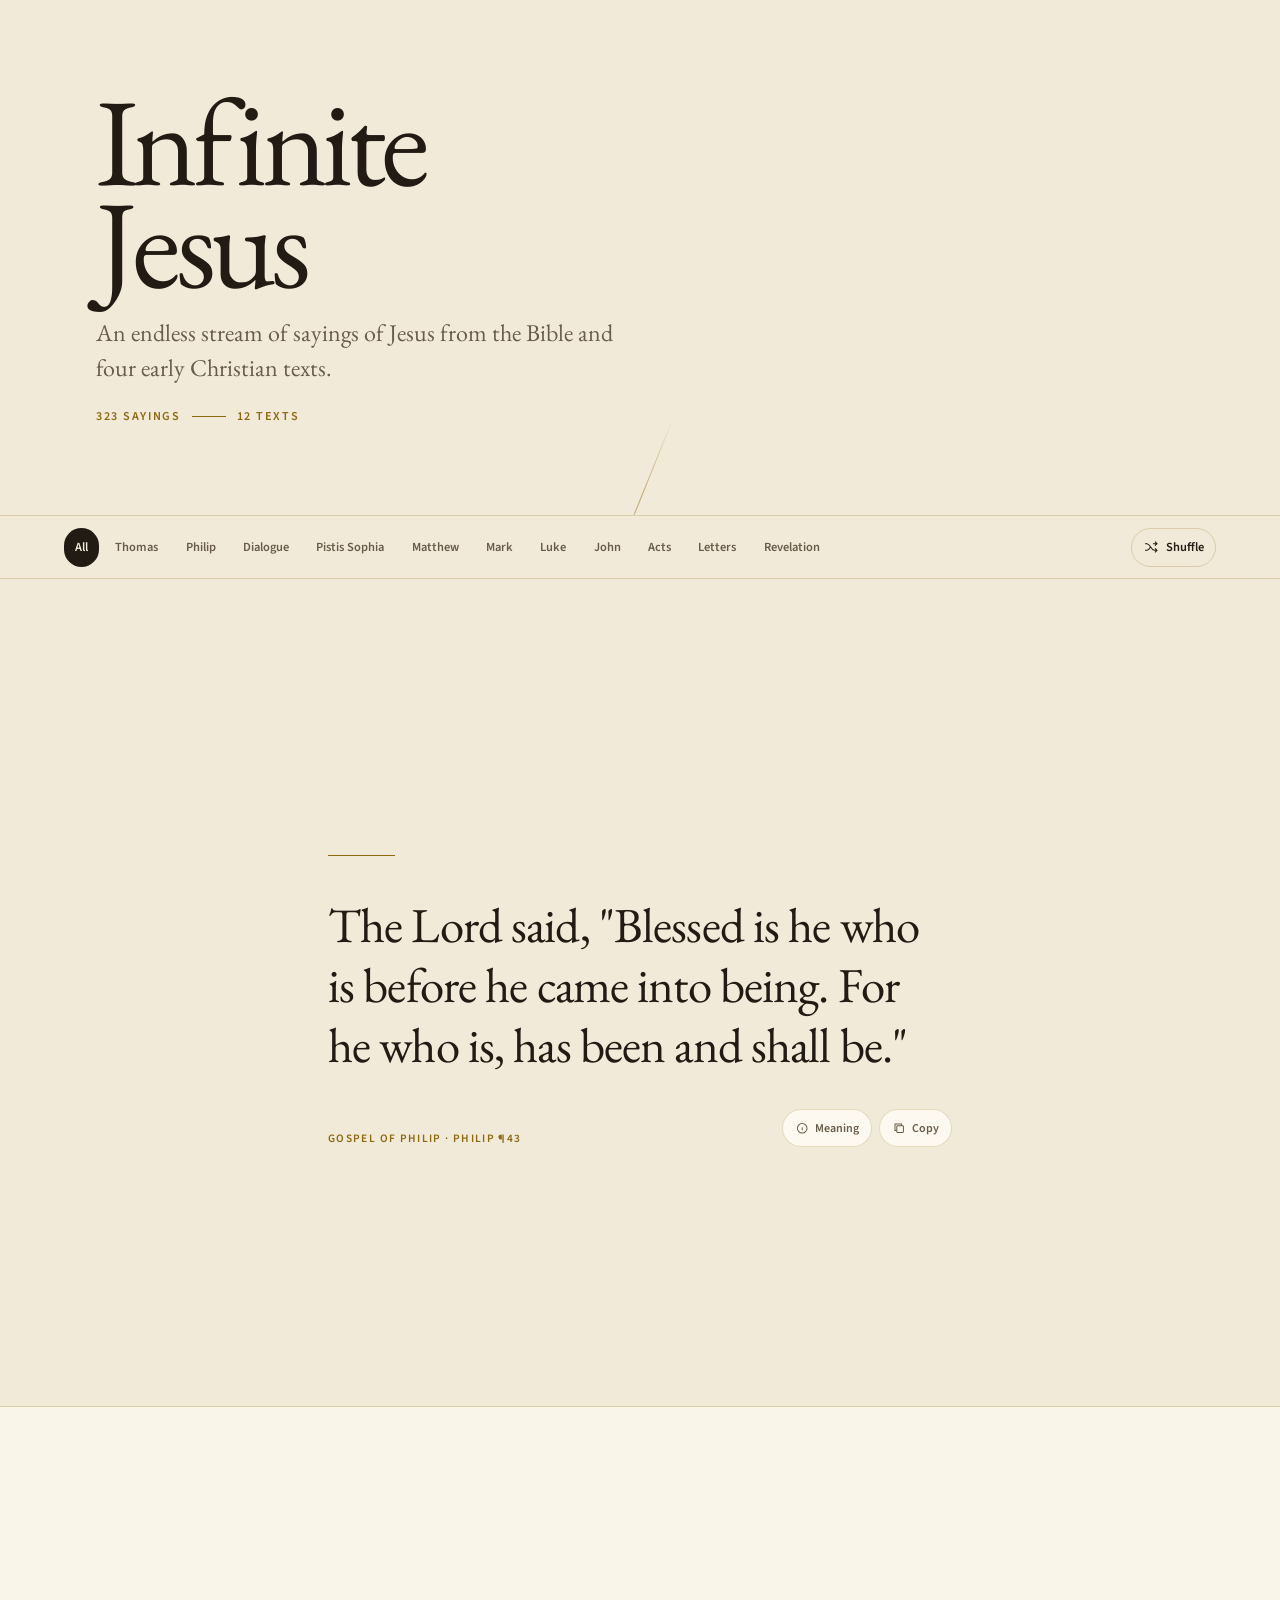
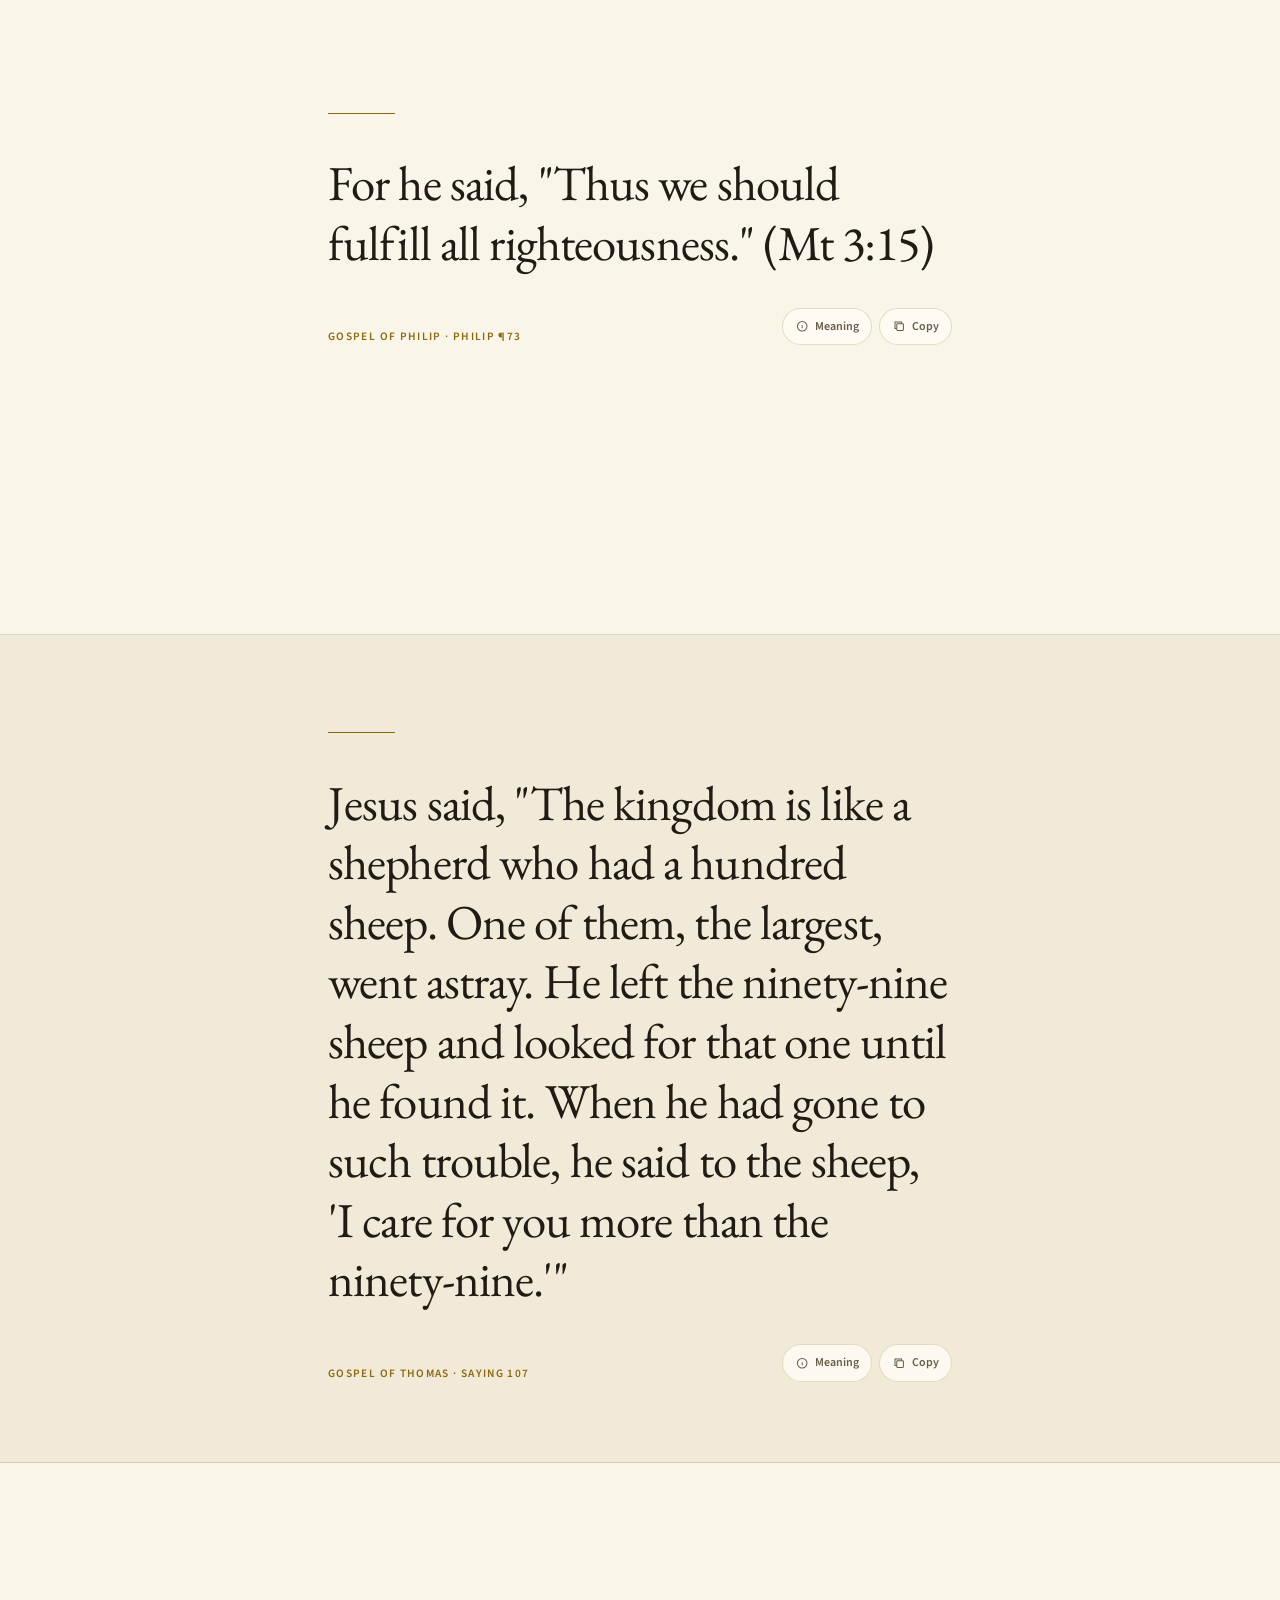
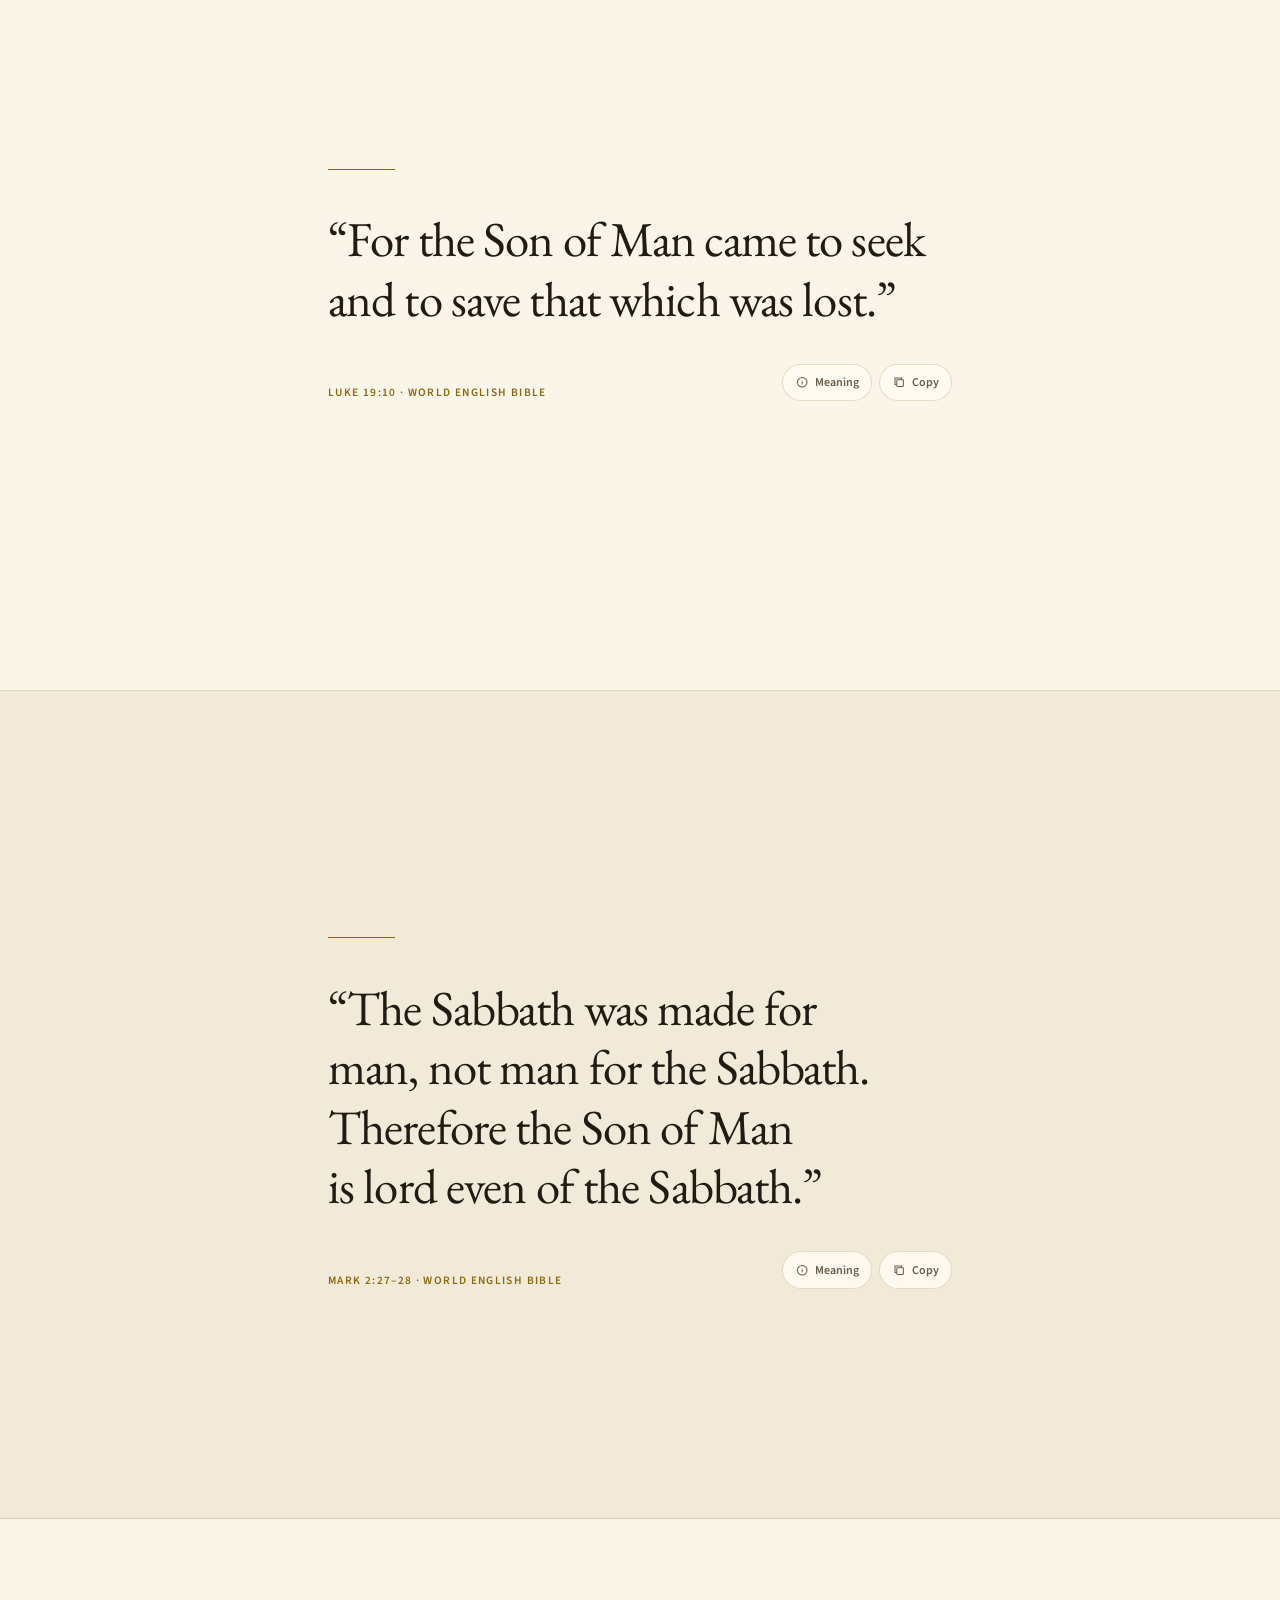
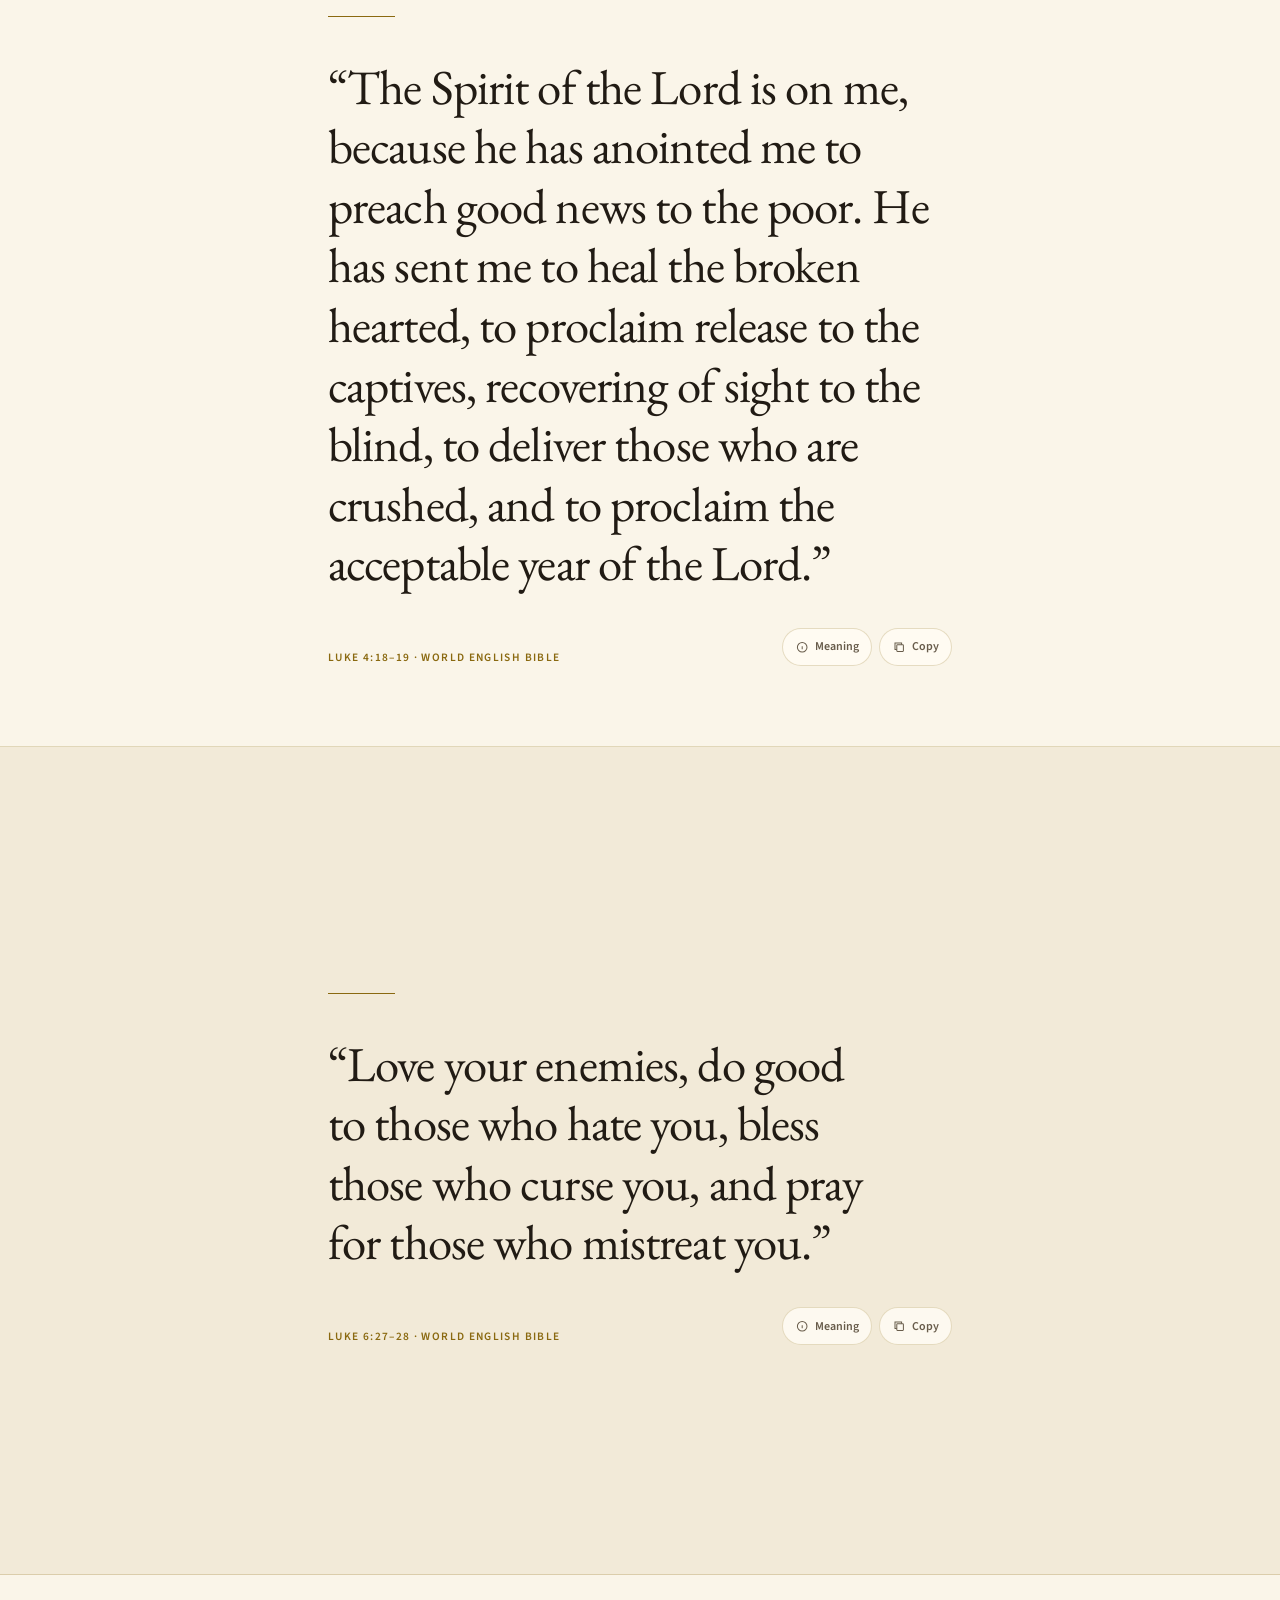
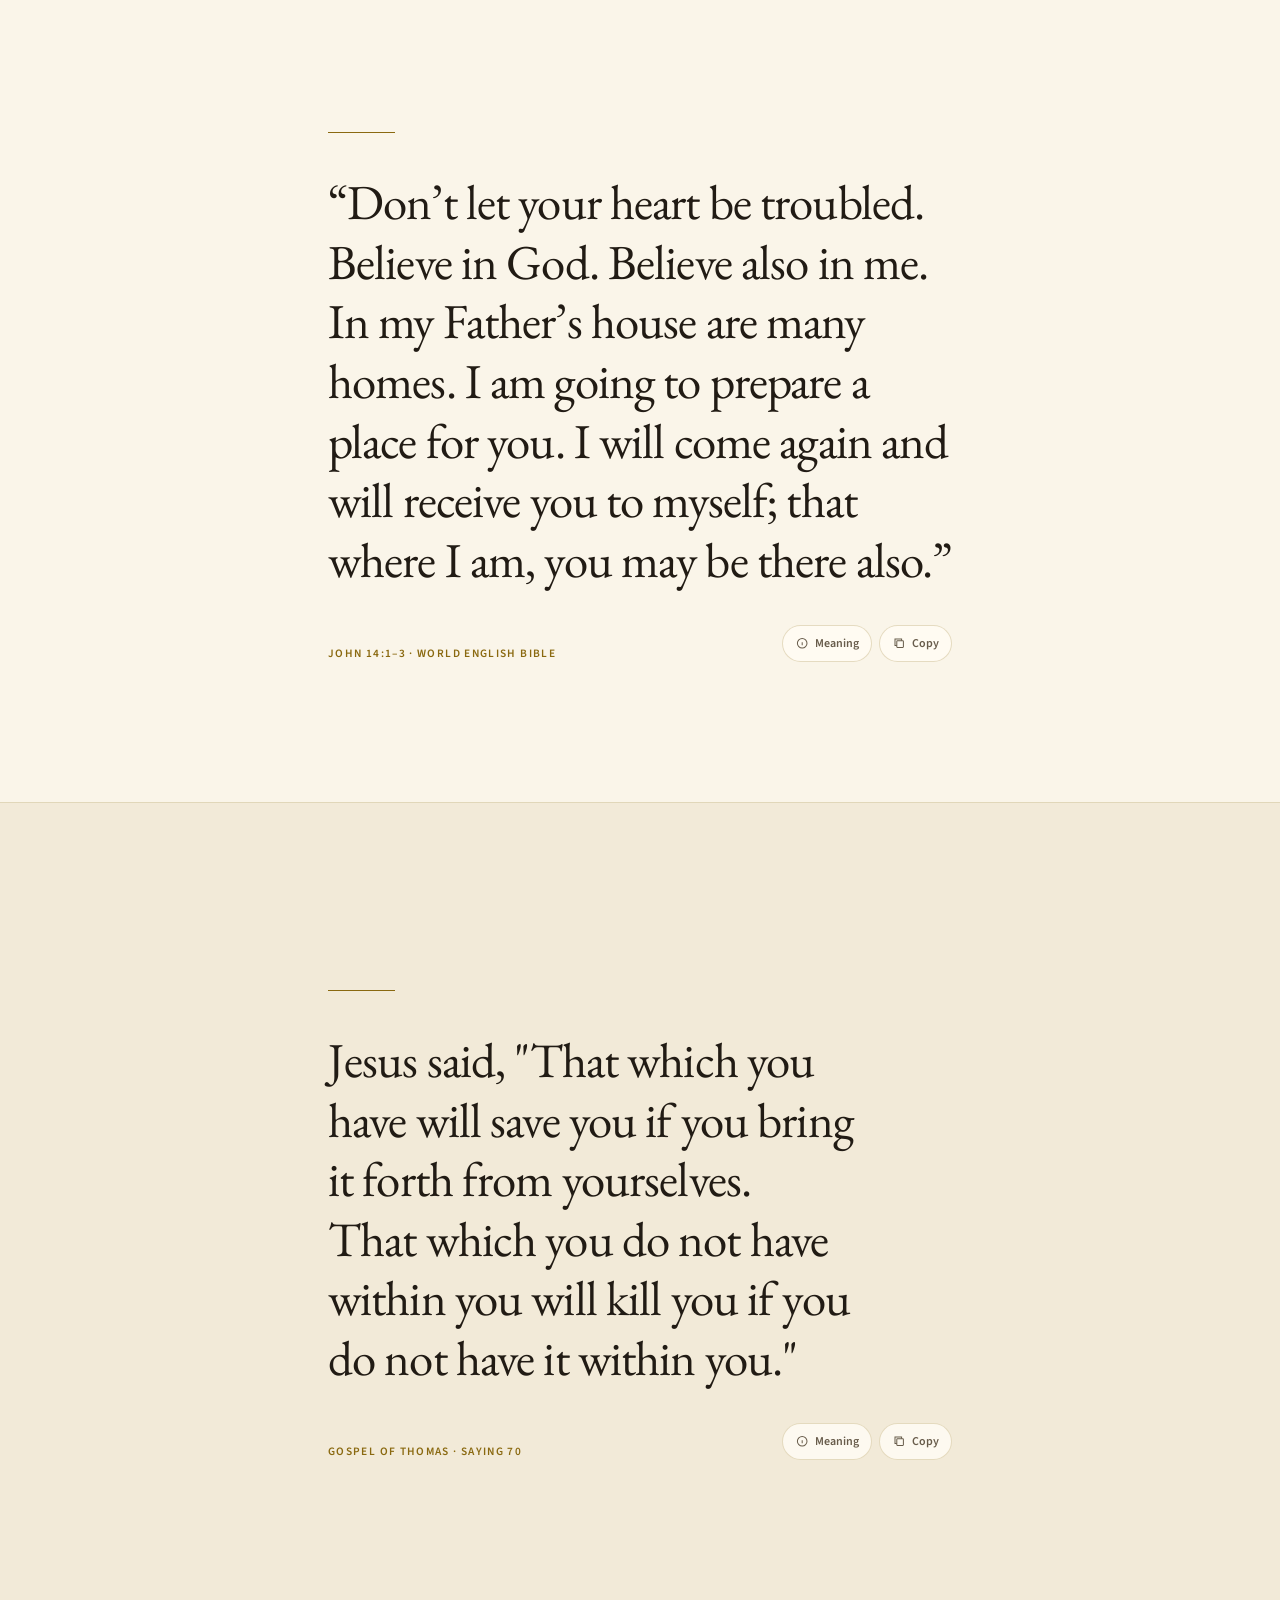
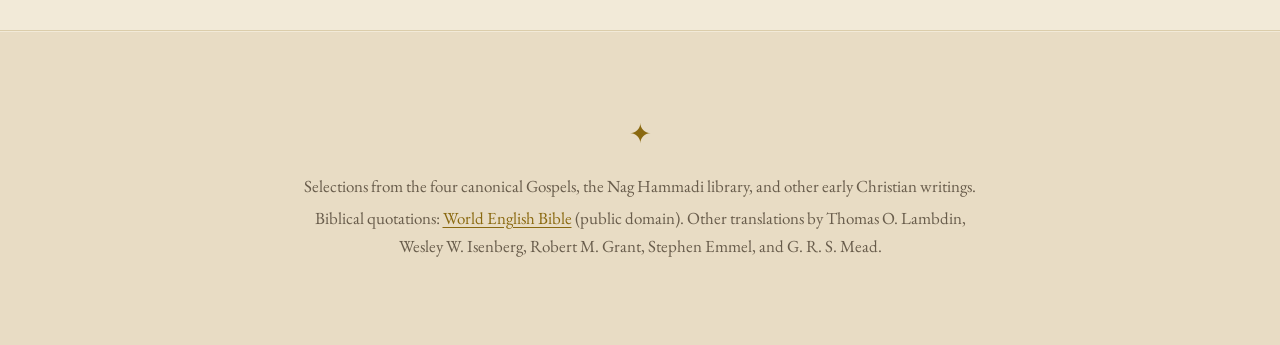
<file: infinite-jesus/index.html>
<!doctype html>
<html lang="en">
<head>
  <meta charset="utf-8">
  <meta name="viewport" content="width=device-width, initial-scale=1, viewport-fit=cover">
  <meta name="color-scheme" content="light dark">
  <meta name="theme-color" content="#0d0b08">
  <link rel="icon" href="data:,">
  <link rel="preconnect" href="https://fonts.googleapis.com">
  <link rel="preconnect" href="https://fonts.gstatic.com" crossorigin>
  <link href="https://fonts.googleapis.com/css2?family=EB+Garamond:ital,wght@0,400;0,500;1,400&family=Source+Sans+3:wght@400;500;600&display=swap" rel="stylesheet">
  <title>Infinite Jesus — Sayings of Jesus</title>
  <style>
    :root {
      color-scheme: light dark;
      --bg:#f2ead8;
      --bg-deep:#e8dcc4;
      --ink:#211b14;
      --muted:#685c4b;
      --gold:#8a6910;
      --gold-soft:rgba(138,105,16,.22);
      --surface:rgba(255,252,244,.62);
      --control:rgba(255,252,244,.86);
      --shadow:rgba(72,53,20,.12);
    }
    @media (prefers-color-scheme:dark) {
      :root {
        --bg:#0d0b08;
        --bg-deep:#080705;
        --ink:#f2ead8;
        --muted:#b9ab93;
        --gold:#d4af37;
        --gold-soft:rgba(212,175,55,.28);
        --surface:rgba(22,18,13,.68);
        --control:rgba(25,21,15,.92);
        --shadow:rgba(0,0,0,.3);
      }
    }
    *{box-sizing:border-box}
    html{scroll-behavior:smooth;scroll-snap-type:y proximity;background:var(--bg-deep)}
    body{margin:0;background:var(--bg);color:var(--ink);font-family:"Source Sans 3",ui-sans-serif,sans-serif;min-height:100vh;overflow-x:hidden}
    button{font:inherit;color:inherit}
    .hero{position:relative;min-height:42svh;display:grid;align-content:center;padding:clamp(3.5rem,10vh,7rem) max(1.25rem,calc((100vw - 68rem)/2));border-bottom:1px solid var(--gold-soft);overflow:hidden}
    .hero::after{content:"";position:absolute;left:50%;bottom:-4.5rem;width:1px;height:11rem;background:linear-gradient(to bottom,transparent,var(--gold),transparent);transform:rotate(22deg);opacity:.55}
    .hero-inner{width:min(100%,46rem)}
    h1{font-family:"EB Garamond",Georgia,serif;font-weight:400;font-size:clamp(3.7rem,10vw,7.8rem);line-height:.82;letter-spacing:-.045em;margin:0 0 1.35rem}
    .subtitle{font-family:"EB Garamond",Georgia,serif;font-size:clamp(1.18rem,2.4vw,1.5rem);line-height:1.45;margin:0;max-width:33rem;color:var(--muted)}
    .stats{display:flex;align-items:center;gap:.7rem;margin:1.4rem 0 0;color:var(--gold);font-size:.76rem;font-weight:600;letter-spacing:.14em;text-transform:uppercase}
    .stats span{width:2.1rem;height:1px;background:currentColor}
    .toolbar-wrap{position:sticky;top:0;z-index:20;padding:.72rem max(.75rem,calc((100vw - 72rem)/2));background:color-mix(in srgb,var(--bg) 88%,transparent);backdrop-filter:blur(14px);border-bottom:1px solid var(--gold-soft)}
    .toolbar{display:flex;align-items:center;justify-content:space-between;gap:.8rem}
    .filters{display:flex;gap:.35rem;flex-wrap:wrap;align-items:center}
    .filter,.shuffle{appearance:none;border:0;background:transparent;cursor:pointer;min-height:2.45rem;padding:.5rem .68rem;border-radius:999px;font-size:.78rem;font-weight:600;color:var(--muted);transition:color .2s,background .2s}
    .filter:hover,.filter:focus-visible,.shuffle:hover,.shuffle:focus-visible{color:var(--ink);background:var(--gold-soft);outline:none}
    .filter[aria-pressed="true"]{background:var(--ink);color:var(--bg)}
    .shuffle{flex:none;border:1px solid var(--gold-soft);display:inline-flex;align-items:center;gap:.45rem;color:var(--ink)}
    .shuffle svg{width:1rem;height:1rem;fill:none;stroke:currentColor;stroke-width:1.6}
    #stream{counter-reset:sayings}
    .saying{counter-increment:sayings;position:relative;min-height:92svh;display:grid;place-items:center;padding:6rem 1.4rem 5rem;scroll-snap-align:start;border-bottom:1px solid var(--gold-soft);isolation:isolate}
    .saying:nth-child(even){background:var(--surface)}
    .saying-inner{width:min(100%,39rem);position:relative;padding-top:2.6rem}
    .saying-inner::before{content:"";position:absolute;top:0;left:0;width:4.2rem;height:1px;background:var(--gold)}
    blockquote{font-family:"EB Garamond",Georgia,serif;font-size:clamp(1.8rem,4.5vw,3.05rem);line-height:1.22;letter-spacing:-.018em;margin:0;text-wrap:balance}
    .citation-row{display:flex;align-items:flex-end;justify-content:space-between;gap:1rem;margin-top:2.15rem}
    cite{font-style:normal;color:var(--gold);font-size:.71rem;font-weight:600;letter-spacing:.12em;text-transform:uppercase;line-height:1.5}
    .card-actions{display:flex;gap:.45rem;flex:none}
    .copy,.meaning-toggle{appearance:none;border:1px solid var(--gold-soft);background:var(--control);border-radius:999px;min-height:2.35rem;padding:.45rem .72rem;display:inline-flex;align-items:center;gap:.4rem;cursor:pointer;font-size:.75rem;font-weight:600;color:var(--muted);transition:border-color .2s,color .2s,background .2s}
    .copy:hover,.copy:focus-visible,.meaning-toggle:hover,.meaning-toggle:focus-visible{border-color:var(--gold);color:var(--ink);outline:none}
    .meaning-toggle[aria-expanded="true"]{border-color:var(--gold);background:var(--gold-soft);color:var(--ink)}
    .copy svg,.meaning-toggle svg{width:.9rem;height:.9rem;fill:none;stroke:currentColor;stroke-width:1.7}
    .meaning{margin-top:1.25rem;padding:1.1rem 0 0;border-top:1px solid var(--gold-soft)}
    .meaning[hidden]{display:none}
    .meaning-label{margin:0 0 .35rem;color:var(--gold);font-size:.68rem;font-weight:600;letter-spacing:.12em;text-transform:uppercase}
    .meaning-text{margin:0;color:var(--muted);font-family:"EB Garamond",Georgia,serif;font-size:1.13rem;line-height:1.55}
    .saying.is-visible .saying-inner{animation:reveal .8s cubic-bezier(.22,.72,.2,1) both}
    @keyframes reveal{from{opacity:0;transform:translateY(18px)}to{opacity:1;transform:none}}
    .sentinel{height:1px}
    footer{padding:5rem 1.4rem calc(5rem + env(safe-area-inset-bottom));text-align:center;background:var(--bg-deep);color:var(--muted);font-family:"EB Garamond",Georgia,serif;font-size:1.06rem;line-height:1.65}
    footer p{max-width:42rem;margin:.25rem auto} footer a{color:var(--gold);text-underline-offset:.18em}
    footer .mark{display:block;color:var(--gold);font-size:1.7rem;margin-bottom:1rem}
    .status{position:fixed;left:50%;bottom:calc(1rem + env(safe-area-inset-bottom));z-index:50;transform:translateX(-50%) translateY(1rem);opacity:0;pointer-events:none;background:var(--ink);color:var(--bg);padding:.6rem .9rem;border-radius:999px;font-size:.8rem;box-shadow:0 8px 28px var(--shadow);transition:.2s}
    .status.show{opacity:1;transform:translateX(-50%) translateY(0)}
    @media(max-width:760px){
      .hero{min-height:36svh;padding-top:4.5rem;padding-bottom:3.5rem}
      .toolbar-wrap{padding:.58rem .65rem}
      .toolbar{align-items:flex-start}
      .filters{display:grid;grid-template-columns:repeat(4,max-content);gap:.12rem .2rem}
      .filter{min-height:2.15rem;padding:.35rem .52rem;font-size:.72rem}
      .filter .long{display:none}
      .shuffle{width:2.3rem;height:2.3rem;justify-content:center;padding:0}
      .shuffle span{position:absolute;width:1px;height:1px;overflow:hidden;clip:rect(0,0,0,0)}
      .saying{min-height:88svh;padding:5rem 1.25rem 4rem}
      .citation-row{align-items:flex-start;flex-direction:column}
      cite{max-width:none}
      .card-actions{width:100%}
      .copy,.meaning-toggle{flex:1;justify-content:center}
    }
    @media(prefers-reduced-motion:reduce){html{scroll-behavior:auto}.saying.is-visible .saying-inner{animation:none}.filter,.shuffle,.copy,.meaning-toggle,.status{transition:none}}
  </style>
</head>
<body>
  <header class="hero">
    <div class="hero-inner">
      <h1>Infinite<br>Jesus</h1>
      <p class="subtitle">An endless stream of sayings of Jesus from the Bible and four early Christian texts.</p>
      <p class="stats">323 sayings <span aria-hidden="true"></span> 12 texts</p>
    </div>
  </header>

  <div class="toolbar-wrap">
    <nav class="toolbar" aria-label="Filter sayings">
      <div class="filters" role="group" aria-label="Sources">
        <button class="filter" data-source="all" aria-pressed="true">All</button>
        <button class="filter" data-source="thomas" aria-pressed="false">Thomas</button>
        <button class="filter" data-source="philip" aria-pressed="false">Philip</button>
        <button class="filter" data-source="dialogue" aria-pressed="false">Dialogue</button>
        <button class="filter" data-source="pistis" aria-pressed="false"><span class="long">Pistis </span>Sophia</button>
        <button class="filter" data-source="matthew" aria-pressed="false">Matthew</button>
        <button class="filter" data-source="mark" aria-pressed="false">Mark</button>
        <button class="filter" data-source="luke" aria-pressed="false">Luke</button>
        <button class="filter" data-source="john" aria-pressed="false">John</button>
        <button class="filter" data-source="acts" aria-pressed="false">Acts</button>
        <button class="filter" data-source="letters" aria-pressed="false">Letters</button>
        <button class="filter" data-source="revelation" aria-pressed="false">Revelation</button>
      </div>
      <button class="shuffle" id="shuffle" aria-label="Show a fresh random saying" title="Shuffle">
        <svg viewBox="0 0 24 24" aria-hidden="true"><path d="M3 7h3c5 0 6 10 11 10h4M18 14l3 3-3 3M3 17h3c2.3 0 3.7-2.2 5-4.5M15 7h6M18 4l3 3-3 3"/></svg><span>Shuffle</span>
      </button>
    </nav>
  </div>

  <main id="stream" aria-live="polite"></main>
  <div class="sentinel" id="sentinel" aria-hidden="true"></div>
  <footer>
    <span class="mark" aria-hidden="true">✦</span>
    <p>Selections from the four canonical Gospels, the Nag Hammadi library, and other early Christian writings.</p>
    <p>Biblical quotations: <a href="http://ebible.org/details.php?id=eng-web" target="_blank" rel="noopener">World English Bible</a> (public domain). Other translations by Thomas O. Lambdin, Wesley W. Isenberg, Robert M. Grant, Stephen Emmel, and G. R. S. Mead.</p>
  </footer>
  <div class="status" id="status" role="status" aria-live="polite"></div>

  <script src="sayings.js"></script>
<script>
        const stream=document.getElementById('stream');
    const sentinel=document.getElementById('sentinel');
    const statusEl=document.getElementById('status');
    const sourceLabels={thomas:'Gospel of Thomas',philip:'Gospel of Philip',dialogue:'Dialogue of the Saviour',pistis:'Pistis Sophia',matthew:'Gospel of Matthew',mark:'Gospel of Mark',luke:'Gospel of Luke',john:'Gospel of John',acts:'Acts of the Apostles',letters:'New Testament Letters',revelation:'Revelation'};
    const THOMAS_MEANINGS={
      1:"Understanding these teachings is presented as a path beyond spiritual death.",
      2:"A sincere search for truth may unsettle us before it opens into wonder and freedom.",
      3:"The kingdom is not a distant place; it is discovered through self-knowledge and awakened perception.",
      4:"Wisdom can come from the most unexpected source, and the usual rankings of age and status are overturned.",
      5:"Attend honestly to what is before you; clear seeing brings hidden truth into the open.",
      6:"Integrity matters more than religious performance: do not lie, and do not act against your conscience.",
      7:"The lion can symbolize our fierce, instinctive nature: transformed and integrated, it serves us; unchecked, it rules us.",
      8:"Wisdom recognizes what is truly valuable and lets lesser distractions go.",
      9:"The same teaching bears different fruit depending on the readiness and depth of the person receiving it.",
      10:"Jesus describes his message as a fire of transformation that has begun but is not yet complete.",
      11:"Everything temporary passes; the saying asks how divided human life can return to its original unity and light.",
      12:"The community is directed toward James the Righteous as a trustworthy guide after Jesus' departure.",
      13:"Jesus cannot be captured by ordinary labels; direct encounter surpasses secondhand descriptions.",
      14:"Rituals become harmful when treated as ends in themselves; hospitality, healing, and truthful speech reveal the heart.",
      15:"The saying points beyond ordinary human origins toward the divine source of life.",
      16:"Truth does not always preserve social peace; commitment to it can expose divisions, even within families.",
      17:"Divine reality exceeds the limits of the senses and ordinary imagination.",
      18:"To understand the end, return to the beginning—the source in which life's meaning is already held.",
      19:"The saying praises an eternal identity that precedes ordinary life and promises life through deep acquaintance with divine realities.",
      20:"The kingdom begins almost invisibly but can grow into something spacious and life-giving.",
      21:"Live without clinging to what cannot truly be possessed, and remain alert for the moment that calls for wise action.",
      22:"Entering the kingdom means healing inner divisions and becoming whole beyond familiar oppositions.",
      23:"Those who awaken are rare, but their separateness is overcome in a deeper unity.",
      24:"The place of Jesus is found as an inner light that becomes visible through the life of an awakened person.",
      25:"Love and protect another person with the same care you give your own life and sight.",
      26:"Self-examination must come before correcting someone else.",
      27:"To fast from the world is to loosen its grip on you; true Sabbath is a transformed way of seeing.",
      28:"People are spiritually intoxicated and unaware of their need; awakening begins when that stupor wears off.",
      29:"Spirit dwelling in fragile material existence is the astonishing wealth hidden within human poverty.",
      30:"Divine presence is not confined to crowds or institutions; it can be encountered in the smallest gathering or in solitude.",
      31:"Familiarity can keep people from recognizing wisdom or receiving healing from someone they think they already know.",
      32:"A life firmly established in truth is both secure and impossible to conceal.",
      33:"Insight is meant to be made visible and shared, not kept hidden.",
      34:"A guide without genuine insight only leads others into the same confusion.",
      35:"Before a powerful inner force can be overcome, it must first be recognized and restrained.",
      36:"Release anxious preoccupation with outward needs and appearances.",
      37:"Childlike freedom from shame, status, and social coverings makes a fearless vision of the divine possible.",
      38:"Value living wisdom while it is present; a time may come when the opportunity has passed.",
      39:"Religious authorities can obstruct direct knowledge; disciples should combine discernment with innocence.",
      40:"Whatever is not rooted in the divine source cannot endure.",
      41:"Spiritual receptivity grows through use, while neglected awareness diminishes.",
      42:"Move through the world without clinging to it as a permanent home.",
      43:"A teacher is known by the fruit of the teaching, yet people often split the source from what it produces.",
      44:"Rejecting the Spirit means refusing the very presence through which recognition and forgiveness become possible.",
      45:"Words and actions reveal what the heart has been storing; good fruit requires an inwardly good source.",
      46:"Even great religious stature is surpassed by the childlike openness needed to know the kingdom.",
      47:"A divided loyalty cannot hold, and genuinely new life cannot simply be forced into old forms.",
      48:"When division is reconciled and people become one, even what seems immovable can change.",
      49:"The 'solitary' are those restored to inner unity and conscious of their origin in the kingdom.",
      50:"Human beings come from divine light; their signs are living movement joined with inward rest.",
      51:"The renewed world is already present, but ordinary perception fails to recognize it.",
      52:"Do not let reverence for past authorities prevent recognition of living truth before you.",
      53:"External marks do not create holiness; the transformation that matters is inward and spiritual.",
      54:"Those who possess little may be especially open to receiving the kingdom.",
      55:"Discipleship asks for a loyalty deeper than family attachment and a willingness to bear its cost.",
      56:"To see the world's impermanence clearly is to stop treating it as the source of life.",
      57:"Good and harmful growth are entangled for a time; final discernment must wait until their fruit is clear.",
      58:"Enduring a difficult search can lead to genuine life rather than easy certainty.",
      59:"Seek the living reality while you are alive, before the capacity to encounter it is lost.",
      60:"Do not become spiritually lifeless through consumption and attachment; seek the rest that preserves life.",
      61:"Outward closeness does not guarantee the same inner destiny; wholeness depends on overcoming division.",
      62:"Sacred insight is given where it can be received, and true goodness is practiced without display.",
      63:"The rich man's careful plans cannot protect him from death; possession without awareness is empty.",
      64:"Ordinary obligations and possessions can become excuses that keep people from accepting the invitation to the kingdom.",
      65:"The violent tenants portray people who seize what was entrusted to them and reject every call to accountability.",
      66:"What people dismiss as useless may become the essential foundation.",
      67:"Knowing everything except oneself leaves the most important knowledge missing.",
      68:"Rejection for the sake of truth can reveal a dignity and belonging the world cannot give.",
      69:"Blessing belongs to those who suffer inwardly for truth and who hunger deeply enough to be filled.",
      70:"What is latent within you must be brought forth; unexpressed truth becomes destructive rather than saving.",
      71:"This cryptic promise points to the collapse of an old dwelling or identity and the emergence of another.",
      72:"Jesus refuses to reduce his role to settling possessions and family claims.",
      73:"The world is ready for awakening, but too few people are willing to do the work.",
      74:"Many gather around the source of life without actually entering or drawing from it.",
      75:"Many approach the threshold, but only those who become inwardly whole enter the place of union.",
      76:"Once the highest value is recognized, wisdom gives up every lesser possession to receive it.",
      77:"Divine light pervades everything; the sacred can be encountered even in ordinary matter.",
      78:"Do not seek truth in spectacle, luxury, or status; prophetic wisdom rarely wears those clothes.",
      79:"Physical kinship is not the highest blessing; hearing and living the divine word is deeper.",
      80:"Recognizing the body's limits exposes the world's limits and loosens its claim on us.",
      81:"Use influence responsibly, but anyone held by power or wealth must learn to renounce it.",
      82:"Nearness to Jesus is nearness to transforming fire; distance from him is distance from the kingdom.",
      83:"Visible forms hint at divine light, but the light itself is hidden behind the images.",
      84:"Our earthly likeness is easy to see; encountering our timeless image is overwhelming because it precedes us.",
      85:"Even Adam's greatness did not guarantee immortality; origin and status alone are not enough.",
      86:"Animals have secure places, while the human seeker remains unsettled and without a permanent worldly home.",
      87:"A soul dependent on a body—and a body dependent on another body—remains trapped in a fragile chain of dependence.",
      88:"Messengers offer what is already potentially yours, while also asking for the response only you can give.",
      89:"Outward cleanliness is incomplete without inward transformation; both come from the same creator.",
      90:"Jesus offers a form of discipleship that is restful rather than oppressive.",
      91:"People read signs in nature yet fail to recognize the spiritual reality directly before them.",
      92:"Keep asking, but understand that the deepest answers require readiness as well as curiosity.",
      93:"Sacred insight should be offered with discernment, not where it will be mocked or destroyed.",
      94:"Persistent seeking and asking open what initially seems closed.",
      95:"Give freely rather than turning generosity into another form of profit.",
      96:"The kingdom works quietly from within until its influence has transformed the whole.",
      97:"What we assume we possess can drain away unnoticed; awareness may come only after the vessel is empty.",
      98:"Inner freedom requires preparation, resolve, and confronting the force that keeps us captive.",
      99:"Spiritual kinship is created by doing the Father's will, not merely by blood relation.",
      100:"Give worldly powers what bears their mark, while giving the divine what belongs to the divine.",
      101:"Natural family ties must become secondary to the source of true life and spiritual identity.",
      102:"Gatekeepers who neither enter nor let others enter turn religion into an obstacle.",
      103:"Awareness of where danger enters lets a person guard the inner house before it is robbed.",
      104:"Fasting and prayer have their season, but celebration is fitting while the divine presence is near.",
      105:"One who discovers a higher spiritual origin may be misunderstood or dishonored by ordinary society.",
      106:"When inner division becomes unity, the seemingly impossible becomes possible.",
      107:"The one who is lost is not expendable; love leaves the many to seek and restore that one.",
      108:"To receive Jesus' words deeply is to share in his life and become like him.",
      109:"A treasure can lie hidden within ordinary life until discovery reveals its immense value.",
      110:"Even after gaining the world, freedom requires letting go of ownership and attachment.",
      111:"Cosmic structures pass away, but awakened life is not subject to the same death.",
      112:"Neither body nor spirit should be reduced to serving the other blindly; dependence without awareness is impoverishing.",
      113:"The kingdom is already spread across the world, but people do not perceive what surrounds them.",
      114:"In its ancient symbolic language, the saying imagines salvation as transcending the gender divisions of its culture so that every disciple may become a fully living spirit."
    };
    function meaningFor(item){
      if(item.meaning)return item.meaning;
      if(item.source==='thomas'){
        const match=item.citation.match(/Saying (\d+)/);
        if(match&&THOMAS_MEANINGS[match[1]])return THOMAS_MEANINGS[match[1]];
      }
      const t=item.text.toLowerCase();
      if(/question what thou wilt/.test(t))return "Jesus welcomes honest inquiry, presenting the search for understanding as open rather than forbidden.";
      if(/not come to call the righteous/.test(t))return "The mission is directed toward those who know they need mercy, not those satisfied with their own righteousness.";
      if(/renounce all/.test(t))return "Ascent toward divine light requires releasing the attachments that keep the soul bound to lesser things.";
      if(/repentance|forgiv(e|ing)|wipe out the sins/.test(t))return "Divine mercy remains open to repentance, offering restoration rather than leaving a person fixed in past wrongdoing.";
      if(/mysteries? of the (light|kingdom)|light-kingdom/.test(t))return "The mysteries symbolize an inward initiation that awakens the soul and guides it back toward divine Light.";
      if(/baptis|chrism|eucharist|bridal chamber/.test(t))return "Sacred rites are presented as signs of inner transformation and union with the divine, not merely outward ceremonies.";
      if(/resurrection/.test(t))return "Resurrection is described as a reality to awaken to now, rather than only an event expected after death.";
      if(/naked|garment|clothe/.test(t))return "Clothing symbolizes the identities we put on; the saying points toward a truer self no longer hidden by appearances.";
      if(/light/.test(t)&&/dark/.test(t))return "Light and darkness name two ways of being: awakened knowledge brings freedom, while ignorance keeps the soul divided.";
      if(/light/.test(t))return "Light symbolizes divine knowledge and life, which awaken the soul and draw it back toward its source.";
      if(/ignorance|knowledge|knoweth|knows/.test(t))return "Freedom begins in true knowledge: ignorance hides our origin, while recognition restores a person to spiritual life.";
      if(/truth/.test(t)&&/name|word/.test(t))return "Spiritual words have power only when they arise from lived truth rather than from labels repeated without understanding.";
      if(/truth/.test(t))return "Truth is not merely an idea here; it is a reality that must be recognized inwardly and embodied.";
      if(/father.*son|son.*father|holy spirit/.test(t))return "The saying uses the language of Father, Son, and Spirit to describe divine life shared through relationship and revelation.";
      if(/male|female|woman|womanhood/.test(t))return "The imagery points beyond fixed social and bodily divisions toward a spiritual identity made whole in the divine.";
      if(/slave|free|freedom|captiv/.test(t))return "True freedom is inward: it comes from release from ignorance, compulsion, and the powers that claim ownership of the soul.";
      if(/poor|rich|wealth|treasure|pearl/.test(t))return "The saying reverses ordinary ideas of wealth, treating spiritual recognition as the treasure that gives everything else its value.";
      if(/world/.test(t))return "The world is portrayed as temporary and distracting; wisdom lives in it without mistaking it for the soul's final home.";
      if(/death|dead|ament[eē]/.test(t))return "The warning contrasts spiritual life with the consequences of remaining alienated from truth and the divine source.";
      if(/love|faith/.test(t))return "Faith opens the way toward divine reality, while love gives that recognition its living form.";
      if(/rest/.test(t))return "Rest means more than relief from effort: it is the soul's settled return to wholeness in its source.";
      if(/seek|find|knock/.test(t))return "The saying urges an active search for truth, promising that sincere seeking can become direct recognition.";
      if(/one|unity|united|union/.test(t))return "Its central image is wholeness: what appears divided is gathered into a deeper spiritual unity.";
      if(/evil|sin/.test(t))return "The passage treats wrongdoing as a condition that can be exposed, cleansed, and transformed rather than concealed.";
      if(/image|likeness|type/.test(t))return "Visible forms are signs of a deeper reality; wisdom looks through the image toward what it reveals.";
      if(/eat|food|bread|wine/.test(t))return "Food and drink become images of spiritual participation: what is truly received changes the person who receives it.";
      if(/heart|within|inside|soul/.test(t))return "The decisive movement happens within: the soul must recognize and embody the truth rather than only hear it outwardly.";
      if(/cross|suffer|persecut/.test(t))return "Discipleship includes accepting the cost of truth without letting suffering sever the soul from its source.";
      if(/kingdom/.test(t))return "The kingdom is presented as a transformed way of being, entered through recognition rather than reached as an ordinary place.";
      if(item.source==='philip')return "This saying uses symbolic language to distinguish outward appearances from the inward reality that transforms a person.";
      if(item.source==='dialogue')return "The teaching calls the disciple from surface answers toward discernment, self-knowledge, and freedom from attachment.";
      return "The passage presents spiritual awakening as a movement away from ignorance and toward mercy, transformation, and divine Light.";
    }
    let activeSource='all',deck=[],deckIndex=0,cycleLast=null,statusTimer,cardId=0;

    function shuffleArray(values){
      const a=values.slice();
      for(let i=a.length-1;i>0;i--){const j=Math.floor(Math.random()*(i+1));[a[i],a[j]]=[a[j],a[i]]}
      if(a.length>1&&cycleLast&&a[0]===cycleLast){[a[0],a[1]]=[a[1],a[0]]}
      return a;
    }
    function resetDeck(){
      const pool=SAYINGS.filter(s=>activeSource==='all'||s.source===activeSource);
      deck=shuffleArray(pool);deckIndex=0;
    }
    function nextSaying(){
      if(deckIndex>=deck.length)resetDeck();
      const item=deck[deckIndex++];cycleLast=item;return item;
    }
    function copyIcon(){return '<svg viewBox="0 0 24 24" aria-hidden="true"><rect x="8" y="8" width="11" height="11" rx="1"/><path d="M16 8V5H5v11h3"/></svg>'}
    function meaningIcon(){return '<svg viewBox="0 0 24 24" aria-hidden="true"><circle cx="12" cy="12" r="8"/><path d="M12 10.5v5M12 7.5v.1"/></svg>'}
    function createCard(item){
      const id='meaning-'+(++cardId);
      const article=document.createElement('article');article.className='saying';article.dataset.source=item.source;
      const inner=document.createElement('div');inner.className='saying-inner';
      const quote=document.createElement('blockquote');quote.textContent=item.text;
      const row=document.createElement('div');row.className='citation-row';
      const cite=document.createElement('cite');cite.textContent=item.citation;
      const actions=document.createElement('div');actions.className='card-actions';
      const meaningButton=document.createElement('button');meaningButton.className='meaning-toggle';meaningButton.type='button';meaningButton.setAttribute('aria-expanded','false');meaningButton.setAttribute('aria-controls',id);meaningButton.innerHTML=meaningIcon()+'<span>Meaning</span>';
      const copyButton=document.createElement('button');copyButton.className='copy';copyButton.type='button';copyButton.setAttribute('aria-label','Copy saying from '+item.citation);copyButton.innerHTML=copyIcon()+'<span>Copy</span>';
      const meaning=document.createElement('div');meaning.className='meaning';meaning.id=id;meaning.hidden=true;
      const meaningLabel=document.createElement('p');meaningLabel.className='meaning-label';meaningLabel.textContent='A plain-language reading';
      const meaningText=document.createElement('p');meaningText.className='meaning-text';meaningText.textContent=meaningFor(item);
      meaning.append(meaningLabel,meaningText);
      meaningButton.addEventListener('click',()=>toggleMeaning(meaningButton,meaning));
      copyButton.addEventListener('click',()=>copySaying(item,copyButton));
      actions.append(meaningButton,copyButton);row.append(cite,actions);inner.append(quote,row,meaning);article.append(inner);revealObserver.observe(article);return article;
    }
    function appendBatch(count){const frag=document.createDocumentFragment();for(let i=0;i<count;i++)frag.append(createCard(nextSaying()));stream.append(frag)}
    function showStatus(message){statusEl.textContent=message;statusEl.classList.add('show');clearTimeout(statusTimer);statusTimer=setTimeout(()=>statusEl.classList.remove('show'),1700)}
    function toggleMeaning(button,panel){
      const opening=button.getAttribute('aria-expanded')!=='true';
      button.setAttribute('aria-expanded',String(opening));panel.hidden=!opening;
      button.querySelector('span').textContent=opening?'Hide meaning':'Meaning';
    }
    async function copySaying(item,button){
      const text=`“${item.text}”\n— ${item.citation}`;
      try{await navigator.clipboard.writeText(text)}catch(e){const t=document.createElement('textarea');t.value=text;t.style.position='fixed';t.style.opacity='0';document.body.append(t);t.select();document.execCommand('copy');t.remove()}
      const label=button.querySelector('span');label.textContent='Copied';showStatus('Saying copied');setTimeout(()=>label.textContent='Copy',1400)
    }
    function chooseSource(source){
      activeSource=source;cycleLast=null;resetDeck();stream.replaceChildren();appendBatch(3);
      document.querySelectorAll('.filter').forEach(btn=>btn.setAttribute('aria-pressed',String(btn.dataset.source===source)));
      const label=source==='all'?'All texts':sourceLabels[source];showStatus(label);
      requestAnimationFrame(()=>stream.firstElementChild&&stream.firstElementChild.scrollIntoView({behavior:'smooth',block:'start'}));
    }
    document.querySelectorAll('.filter').forEach(btn=>btn.addEventListener('click',()=>chooseSource(btn.dataset.source)));
    document.getElementById('shuffle').addEventListener('click',()=>{
      resetDeck();const fresh=createCard(nextSaying());stream.prepend(fresh);requestAnimationFrame(()=>fresh.scrollIntoView({behavior:'smooth',block:'start'}));showStatus('A fresh saying');
    });
    const revealObserver=new IntersectionObserver(entries=>entries.forEach(entry=>{if(entry.isIntersecting){entry.target.classList.add('is-visible');revealObserver.unobserve(entry.target)}}),{threshold:.18});
    const loadObserver=new IntersectionObserver(entries=>{if(entries[0].isIntersecting)appendBatch(6)},{rootMargin:'1200px 0px'});
    resetDeck();appendBatch(3);loadObserver.observe(sentinel);
  </script>
</body>
</html>
</file>
